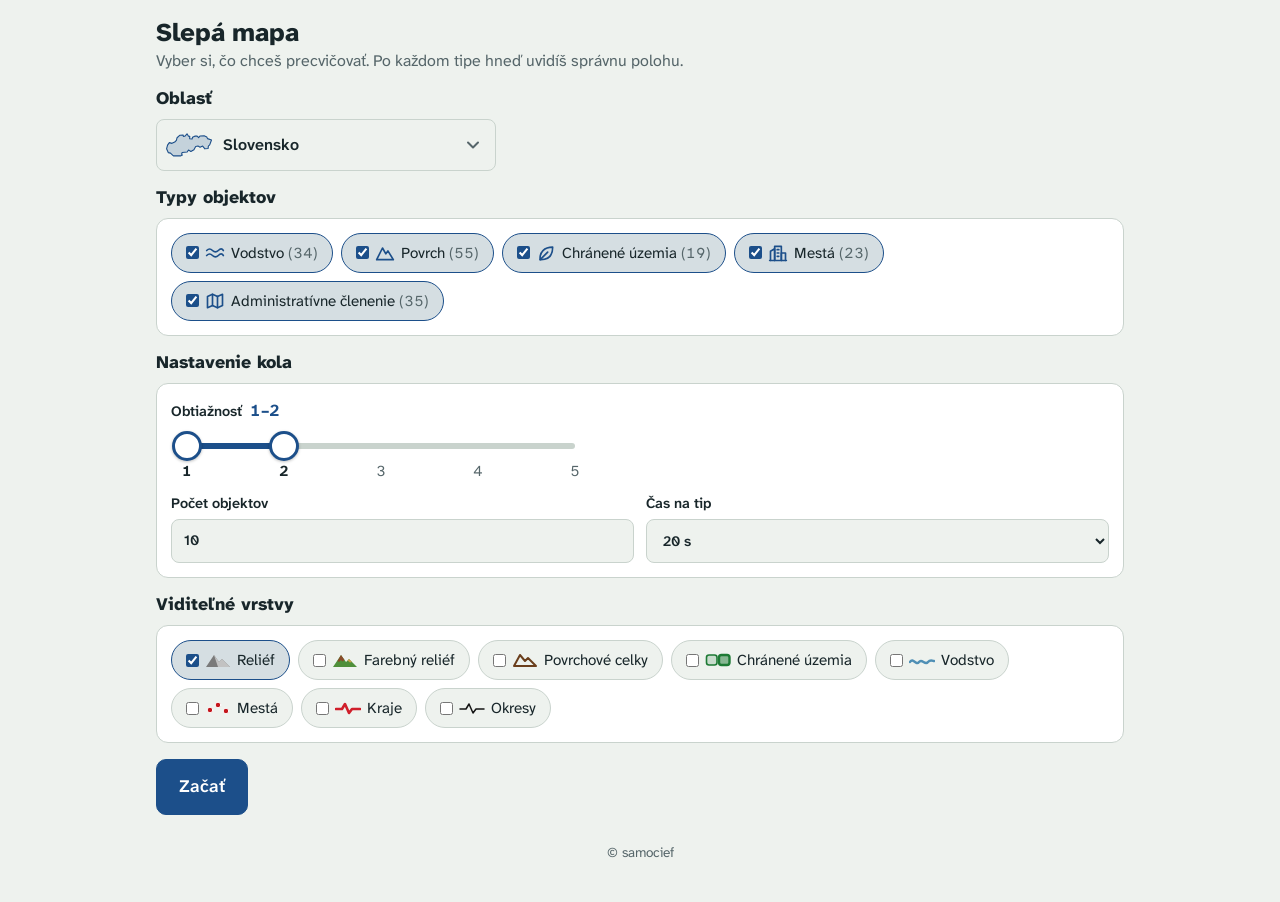
<file: index.html>
<!DOCTYPE html>
<html lang="sk">
<head>
<meta charset="utf-8">
<meta name="viewport" content="width=device-width, initial-scale=1, viewport-fit=cover">
<script>
// Odkaz na test žiaka (?s=<skript učiteľa>&t=<test>) patrí stránke test.html. Precvičovanie má v s len počet sekúnd.
(function () { var q = new URLSearchParams(location.search), s = q.get('s') || ''; if (q.get('t') && s && !/^\d+$/.test(s)) location.replace('test.html' + location.search + location.hash); })();
</script>
<title>Slepá mapa Slovenska – zemepis online · Blind map · Stumme Karte</title>
<meta name="description" content="Slepá mapa online: precvičovanie zemepisu Slovenska – pohoria, rieky, vrchy, mestá, kraje, okresy a chránené územia. Blind map geography quiz. Stumme Karte – Geographie üben.">
<meta name="keywords" content="slepá mapa, slepá mapa Slovenska, zemepis, geografia, precvičovanie, test, pohoria, rieky, vrchy, mestá, kraje, okresy, blind map, geography quiz, map quiz, Slovakia, stumme Karte, Geographie, Landkarte, Slowakei, Erdkunde">
<link rel="canonical" href="https://samocief.github.io/blindmap/">
<meta property="og:type" content="website">
<meta property="og:url" content="https://samocief.github.io/blindmap/">
<meta property="og:title" content="Slepá mapa Slovenska – zemepis online">
<meta property="og:description" content="Precvičovanie zemepisu na slepej mape. Blind map geography quiz. Stumme Karte – Geographie üben.">
<meta property="og:locale" content="sk_SK">
<script type="application/ld+json">
{"@context":"https://schema.org","@type":"WebApplication","name":"Slepá mapa","alternateName":["Slepá mapa Slovenska","Blind map","Stumme Karte"],"url":"https://samocief.github.io/blindmap/","applicationCategory":"EducationalApplication","operatingSystem":"Web","inLanguage":"sk","isAccessibleForFree":true,"description":"Precvičovanie zemepisu Slovenska na slepej mape. Blind map geography quiz. Stumme Karte – Geographie üben.","author":{"@type":"Person","name":"Samuel Čief"}}
</script>
<link rel="preconnect" href="https://fonts.googleapis.com">
<link rel="stylesheet" href="https://fonts.googleapis.com/css2?family=Atkinson+Hyperlegible+Next:wght@400;600;800&display=swap">
<link rel="stylesheet" href="css/app.css?v=2.26">
<link rel="icon" href="data:image/svg+xml,%3Csvg xmlns='http://www.w3.org/2000/svg' viewBox='0 0 32 32'%3E%3Crect width='32' height='32' rx='7' fill='%231c4f8a'/%3E%3Cpath d='M7 22l6-12 5 8 3-4 4 8z' fill='%23f5f7ea'/%3E%3Ccircle cx='21' cy='9' r='3' fill='%23ff74b4'/%3E%3C/svg%3E">
</head>
<body>
<main>
  <div class="wrap" id="c-wrap">
    <section id="c-load" data-screen="c"><p class="muted"><span class="spin"></span><span id="c-load-msg" data-i18n="common.loading">Načítavam…</span></p></section>

    <section id="c-fail" data-screen="c" hidden>
      <h1 data-i18n="c.title"></h1>
      <p id="c-fail-msg" class="alert"></p>
    </section>

    <section id="c-setup" data-screen="c" hidden>
      <div>
        <h1 data-i18n="c.title"></h1>
        <p class="muted" data-i18n="c.intro"></p>
      </div>
      <div class="stack">
        <div class="row"><div class="field head"><span data-i18n="t.regions"></span><select id="c-region"></select></div></div>
        <fieldset><legend data-i18n="t.types"></legend><div class="box"><div id="c-types" class="chips"></div></div></fieldset>
        <fieldset><legend data-i18n="c.round"></legend><div class="box">
          <div class="dslider" id="c-diff"><input type="hidden" id="c-dmin"><input type="hidden" id="c-dmax"></div>
          <div class="row">
            <label for="c-n"><span data-i18n="t.count"></span><input id="c-n" type="number" min="1" max="50" inputmode="numeric"></label>
            <label for="c-time"><span data-i18n="c.time"></span><select id="c-time"></select></label>
          </div>
        </div></fieldset>
        <fieldset><legend data-i18n="t.on_map"></legend><div class="box"><div id="c-base" class="chips"></div></div></fieldset>
        <p id="c-pool" class="small muted" hidden></p>
        <div><button class="primary big" id="c-go" type="button" data-i18n="p.start" disabled></button></div>
      </div>
    </section>

    <section id="c-end" data-screen="c" class="results" hidden>
      <div class="task">
        <div><div class="kind" id="c-end-sub"></div><h1 data-i18n="c.end_title"></h1></div>
        <div class="bigpct" id="c-end-pct"></div>
      </div>
      <div class="row">
        <button class="primary" id="c-again" type="button" data-i18n="c.again"></button>
        <button id="c-wrong" type="button"></button>
        <button id="c-settings" type="button" data-i18n="c.settings"></button>
      </div>
      <div class="mapbox" id="r-mapbox"><svg id="r-map" class="map pan" role="img"></svg></div>
      <div class="legend small muted">
        <span><span class="dot" style="background:var(--tip)"></span><span data-i18n="map.legend_tip"></span></span>
        <span><span class="dot" style="background:var(--ok)"></span><span data-i18n="map.legend_ok"></span></span>
        <span data-i18n="p.tap_item"></span>
      </div>
      <ol class="reslist" id="r-list"></ol>
    </section>

    <footer class="foot2 copy">© samocief</footer>
  </div>

  <section id="c-game" data-screen="c" class="game" hidden>
    <div class="hud">
      <div class="task">
        <div class="name" id="g-name"></div>
        <div class="count"><b id="g-i"></b> / <span id="g-n"></span><br><span id="g-sec"></span></div>
        <button class="mini quit" id="g-quit" type="button" data-i18n-attr="title:c.quit"><svg viewBox="0 0 24 24" aria-hidden="true"><path d="M6 6l12 12M18 6 6 18"/></svg><span data-i18n="c.quit"></span></button>
      </div>
      <div class="bar" id="g-bar"><i></i></div>
    </div>
    <div class="mapbox" id="g-mapbox"><svg id="g-map" class="map" role="img"></svg></div>
    <div class="foot">
      <div class="verdict" id="g-msg"></div>
      <button class="primary big" id="g-btn" type="button" disabled></button>
    </div>
  </section>
</main>

<script src="js/geo.js?v=2.26"></script>
<script src="js/core.js?v=2.26"></script>
<script src="js/data.js?v=2.26"></script>
<script src="js/map.js?v=2.26"></script>
<script src="js/practice.js?v=2.26"></script>
</body>
</html>
</file>
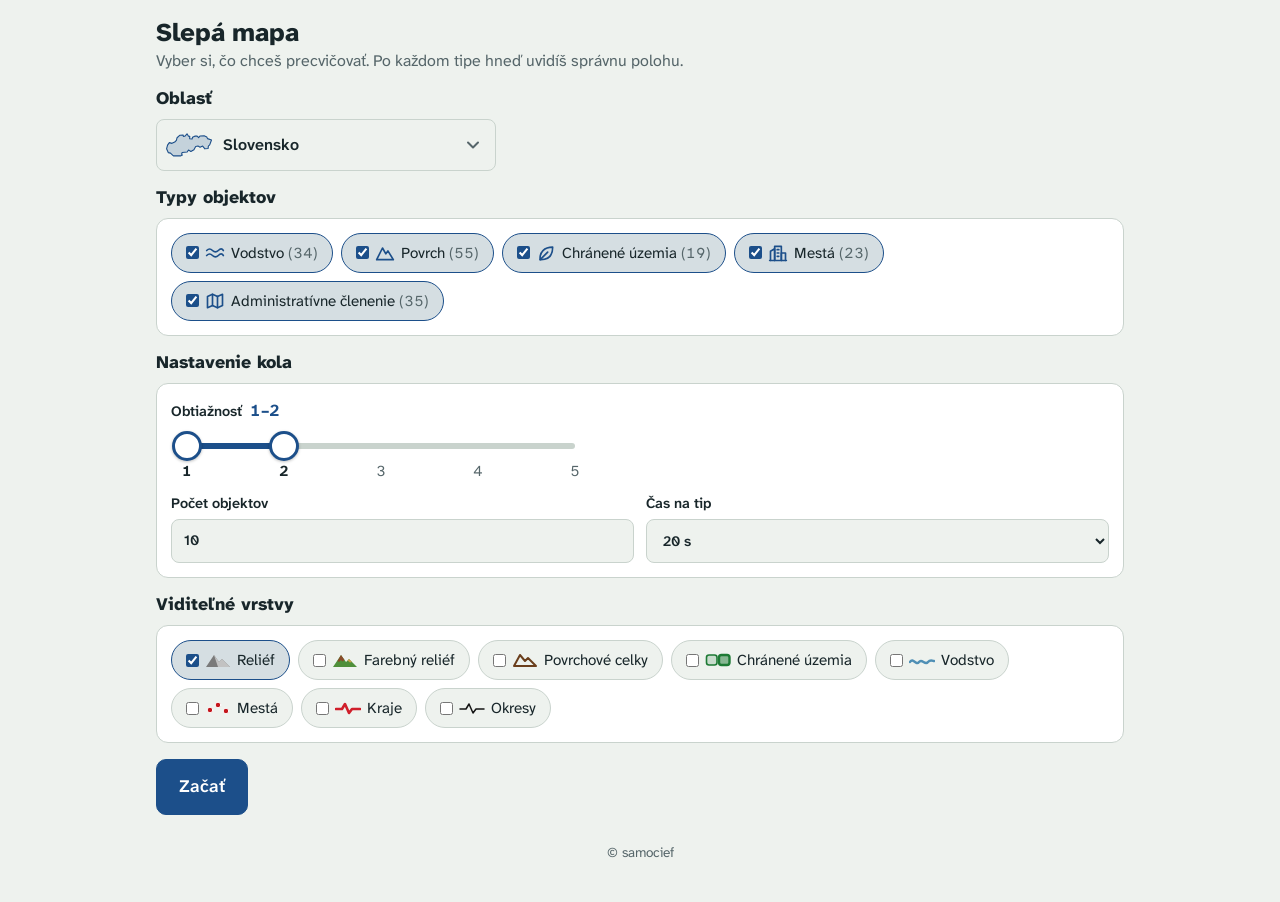
<file: cvicenie.html>
<!DOCTYPE html>
<html lang="sk">
<head>
<meta charset="utf-8">
<title>Slepá mapa</title>
<script>location.replace('./' + location.search + location.hash);</script>
<meta http-equiv="refresh" content="0; url=./">
</head>
<body><p>Precvičovanie je presunuté na <a href="./">úvodnú stránku aplikácie</a>.</p></body>
</html>
</file>
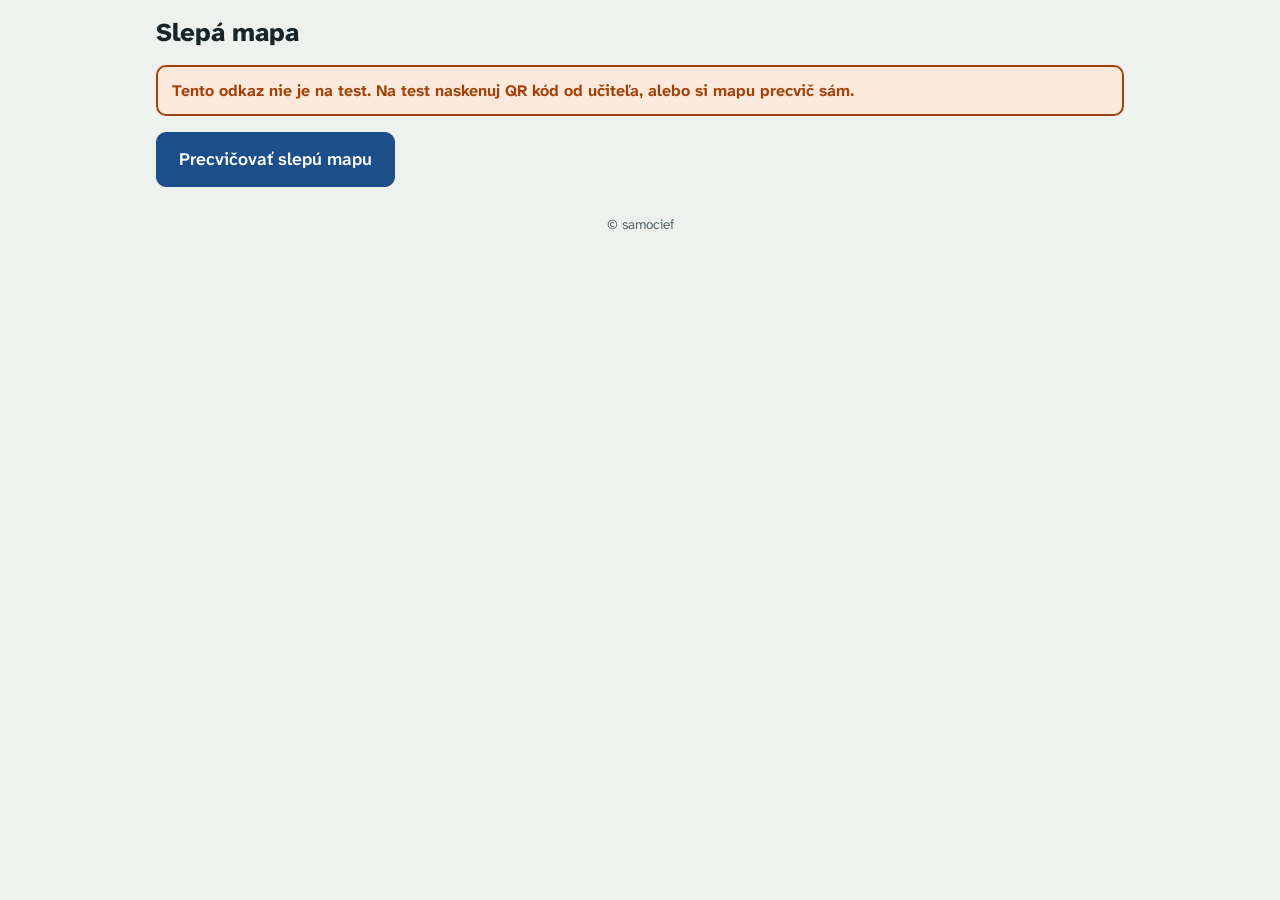
<file: test.html>
<!DOCTYPE html>
<html lang="sk">
<head>
<meta charset="utf-8">
<meta name="viewport" content="width=device-width, initial-scale=1, viewport-fit=cover">
<meta name="robots" content="noindex">
<title>Slepá mapa</title>
<link rel="preconnect" href="https://fonts.googleapis.com">
<link rel="stylesheet" href="https://fonts.googleapis.com/css2?family=Atkinson+Hyperlegible+Next:wght@400;600;800&display=swap">
<link rel="stylesheet" href="css/app.css?v=2.26">
<link rel="icon" href="data:image/svg+xml,%3Csvg xmlns='http://www.w3.org/2000/svg' viewBox='0 0 32 32'%3E%3Crect width='32' height='32' rx='7' fill='%231c4f8a'/%3E%3Cpath d='M7 22l6-12 5 8 3-4 4 8z' fill='%23f5f7ea'/%3E%3Ccircle cx='21' cy='9' r='3' fill='%23ff74b4'/%3E%3C/svg%3E">
</head>
<body>
<main>
  <div class="wrap" id="p-wrap">
    <section id="p-load" data-screen="p"><p class="muted"><span class="spin"></span><span id="p-load-msg" data-i18n="common.loading">Načítavam…</span></p></section>

    <section id="p-fail" data-screen="p" hidden>
      <h1 data-i18n="app.title">Slepá mapa</h1>
      <p id="p-fail-msg" class="alert"></p>
      <p id="p-fail-practice" hidden><a class="button primary big" href="./" data-i18n="p.practice"></a></p>
    </section>

    <section id="p-wait" data-screen="p" hidden>
      <h1 data-i18n="p.wait_title"></h1>
      <p class="muted" id="p-wait-sub"></p>
      <p class="note"><span class="spin"></span><span data-i18n="p.wait_text"></span></p>
    </section>

    <section id="p-pick" data-screen="p" hidden>
      <h1 id="p-pick-title" data-i18n="p.who">Kto si?</h1>
      <p class="muted" id="p-pick-cls"></p>
      <p id="p-pick-err" class="alert" hidden></p>
      <div id="p-names" class="names"></div>
      <form id="p-ext" class="panel" hidden>
        <label for="p-ext-name"><span data-i18n="p.name_label"></span><input id="p-ext-name" maxlength="40" autocomplete="name" autocapitalize="words" data-i18n-attr="placeholder:p.name_ph"></label>
        <div><button class="primary big" type="submit" data-i18n="p.name_go"></button></div>
      </form>
    </section>

    <section id="p-confirm" data-screen="p" hidden>
      <h1 id="p-confirm-name"></h1>
      <div class="panel">
        <p data-i18n="p.confirm_text"></p>
        <div class="row">
          <button class="primary big" id="p-confirm-go" type="button" data-i18n="p.confirm_yes"></button>
          <button id="p-confirm-back" type="button" data-i18n="p.confirm_back"></button>
        </div>
      </div>
    </section>

    <section id="p-intro" data-screen="p" hidden>
      <div>
        <h1 id="p-intro-hello"></h1>
        <p class="muted" id="p-intro-group" hidden></p>
      </div>
      <div class="panel">
        <p id="p-intro-n"></p>
        <ul class="rules">
          <li data-i18n="p.rule_free"></li>
          <li data-i18n="p.rule_pin"></li>
          <li data-i18n="p.rule_flag"></li>
          <li data-i18n="p.rule_meters"></li>
          <li data-i18n="p.rule_zoom"></li>
          <li data-i18n="p.rule_score"></li>
          <li id="p-intro-landscape" data-i18n="p.rule_landscape" hidden></li>
          <li id="p-intro-wake"></li>
        </ul>
        <p class="alert" id="p-intro-leave"></p>
        <p class="alert" id="p-intro-err" hidden></p>
        <div><button class="primary big" id="p-intro-go" type="button" disabled></button></div>
      </div>
    </section>

    <section id="p-lock" data-screen="p" hidden>
      <h1 data-i18n="p.lock_title"></h1>
      <div class="panel">
        <p class="alert" data-i18n="p.lock_msg"></p>
        <p class="lockbox"><span id="p-lock-time"></span></p>
        <p class="muted"><span class="spin"></span><span data-i18n="p.lock_wait"></span></p>
      </div>
    </section>

    <section id="p-left" data-screen="p" hidden>
      <h1 data-i18n="p.left_title"></h1>
      <div class="panel">
        <p class="alert" id="p-left-msg"></p>
        <div><button class="primary big" id="p-left-go" type="button" data-i18n="p.left_go"></button></div>
      </div>
    </section>

    <section id="p-submit" data-screen="p" hidden>
      <h1 data-i18n="p.submit_title"></h1>
      <div class="panel">
        <p><b id="s-sum"></b> <span class="muted" data-i18n="p.submit_time"></span> <b id="s-time"></b></p>
        <div id="s-miss-row" class="stack tight"><span data-i18n="p.submit_miss"></span><div class="qnav multi" id="s-miss"></div></div>
        <div id="s-marked-row" class="stack tight"><span data-i18n="p.submit_marked"></span><div class="qnav multi" id="s-marked"></div></div>
        <p class="small muted" data-i18n="p.submit_note"></p>
        <div class="row">
          <button class="primary big" id="s-go" type="button" data-i18n="p.submit"></button>
          <button id="s-back" type="button" data-i18n="p.submit_back"></button>
        </div>
      </div>
    </section>

    <section id="p-end" data-screen="p" hidden>
      <h1 id="p-end-title"></h1>
      <p id="p-end-ended" class="alert" hidden data-i18n="p.ended"></p>
      <p id="p-end-time" class="note" hidden data-i18n="p.time_up"></p>
      <div class="panel">
        <p id="p-end-n"></p>
        <p id="p-end-status" class="muted"></p>
        <div><button id="p-end-retry" type="button" hidden data-i18n="p.retry"></button></div>
      </div>
      <p class="note" id="p-end-wait" hidden><span class="spin"></span><span data-i18n="p.wait_results"></span></p>
    </section>

    <section id="p-results" data-screen="p" class="results" hidden>
      <div class="task">
        <div><div class="kind" id="r-sub"></div><h1 id="r-title"></h1></div>
        <div class="bigpct" id="r-pct"></div>
      </div>
      <p class="small muted" id="r-penalty" hidden></p>
      <div class="mapbox" id="r-mapbox"><svg id="r-map" class="map pan" role="img"></svg></div>
      <div class="legend small muted">
        <span><span class="dot" style="background:var(--tip)"></span><span data-i18n="map.legend_tip"></span></span>
        <span><span class="dot" style="background:var(--ok)"></span><span data-i18n="map.legend_ok"></span></span>
        <span data-i18n="p.tap_item"></span>
      </div>
      <ol class="reslist" id="r-list"></ol>
      <div class="row"><button id="r-img" type="button" data-i18n="p.download_img"></button><p id="r-img-status" class="small muted" hidden></p></div>
    </section>

    <footer class="foot2 copy">© samocief</footer>
  </div>

  <section id="p-game" data-screen="p" class="game exam" hidden>
    <div class="hud">
      <div class="task">
        <div class="name" id="g-name"></div>
        <div class="count"><b id="g-i"></b> / <span id="g-n"></span></div>
        <button class="mini quit" id="g-submit" type="button" data-i18n-attr="title:p.submit"><svg viewBox="0 0 24 24" aria-hidden="true"><path d="M5 12.5l4.5 4.5L19 7.5"/></svg><span data-i18n="p.submit_short"></span></button>
      </div>
      <div class="meters">
        <div class="meter" id="m-time" data-i18n-attr="title:p.meter_time"><svg viewBox="0 0 24 24" aria-hidden="true"><circle cx="12" cy="13.5" r="7.5"/><path d="M12 13.5V9.5M10 3h4M12 3v2.5M18.5 6.5l1.5-1.5"/></svg><b id="m-time-v"></b><div class="bar"><i></i></div></div>
        <div class="meter" id="m-tips" data-i18n-attr="title:p.meter_tips"><svg viewBox="0 0 24 24" aria-hidden="true"><rect x="3.5" y="3.5" width="17" height="17" rx="3"/><path d="M8 12.3l2.8 2.8L16.3 9"/></svg><b id="m-tips-v"></b><div class="bar"><i></i></div></div>
      </div>
      <nav class="qnav" id="g-nav" data-i18n-attr="aria-label:p.nav"></nav>
    </div>
    <div class="mapbox" id="g-mapbox"><svg id="g-map" class="map" role="img"></svg></div>
    <div class="foot">
      <div class="verdict" id="g-msg"></div>
      <button class="icon flag" id="g-flag" type="button" aria-pressed="false" data-i18n-attr="title:p.flag; aria-label:p.flag"><svg viewBox="0 0 24 24" aria-hidden="true"><path d="M6 21V4"/><path d="M6 4h11l-2.5 4L17 12H6"/></svg></button>
      <button class="icon" id="g-prev" type="button" data-i18n-attr="title:p.prev; aria-label:p.prev"><svg viewBox="0 0 24 24" aria-hidden="true"><path d="M15 5l-7 7 7 7"/></svg></button>
      <button class="primary big" id="g-btn" type="button"></button>
    </div>
  </section>
</main>
<div id="p-toast" class="toast" role="status" aria-live="polite" hidden></div>
<div id="p-blur" class="cover" hidden><p class="alert" data-i18n="p.blur"></p></div>
<div id="p-small" class="cover" style="cursor:default" hidden><p class="alert" data-i18n="p.small"></p></div>

<script src="js/geo.js?v=2.26"></script>
<script src="js/core.js?v=2.26"></script>
<script src="js/data.js?v=2.26"></script>
<script src="js/map.js?v=2.26"></script>
<script src="js/pupil.js?v=2.26"></script>
</body>
</html>
</file>
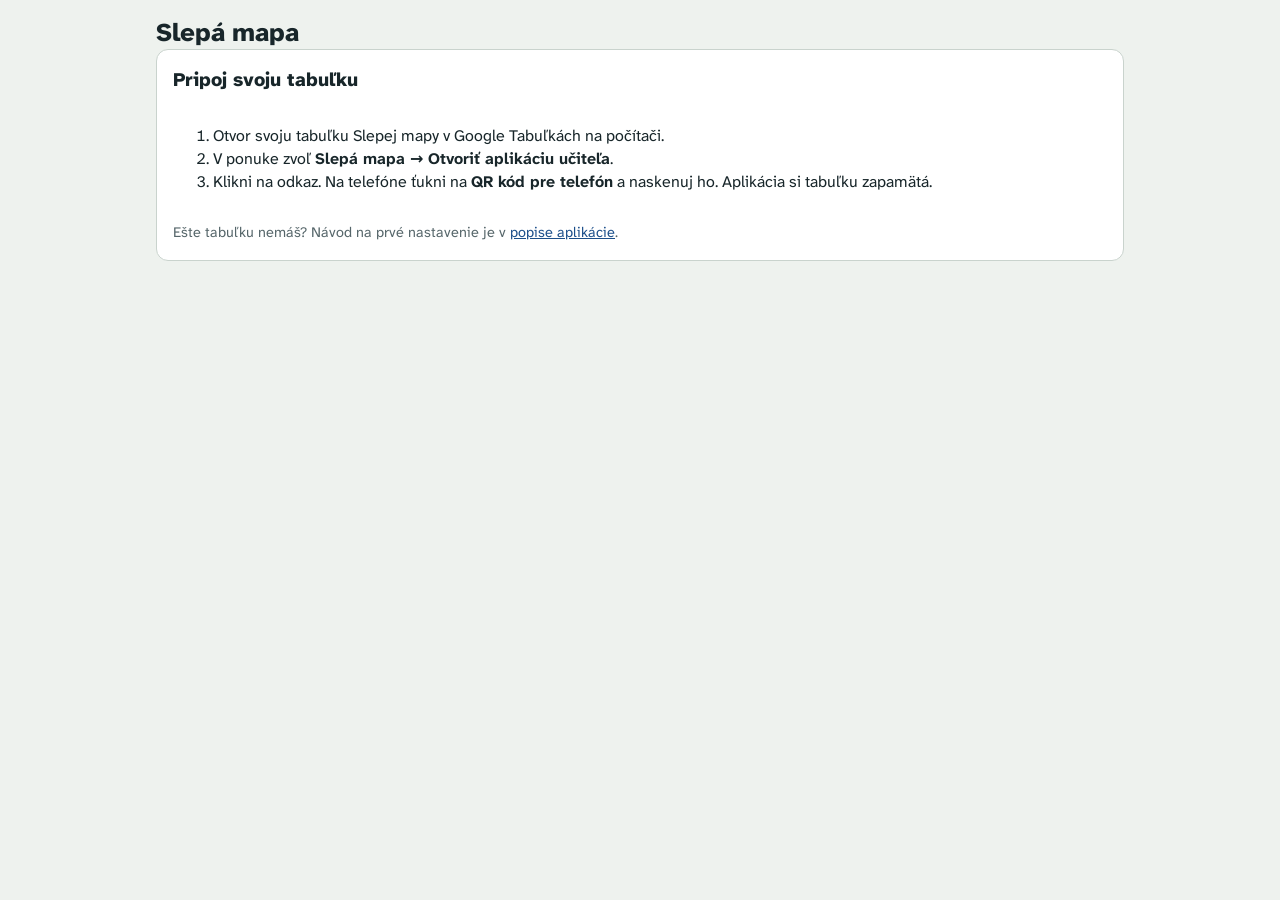
<file: ucitel.html>
<!DOCTYPE html>
<html lang="sk">
<head>
<meta charset="utf-8">
<meta name="viewport" content="width=device-width, initial-scale=1, viewport-fit=cover">
<meta name="robots" content="noindex">
<meta name="referrer" content="no-referrer">
<title>Slepá mapa · učiteľ</title>
<link rel="preconnect" href="https://fonts.googleapis.com">
<link rel="stylesheet" href="https://fonts.googleapis.com/css2?family=Atkinson+Hyperlegible+Next:wght@400;600;800&display=swap">
<link rel="stylesheet" href="css/app.css?v=2.26">
<link rel="icon" href="data:image/svg+xml,%3Csvg xmlns='http://www.w3.org/2000/svg' viewBox='0 0 32 32'%3E%3Crect width='32' height='32' rx='7' fill='%231c4f8a'/%3E%3Cpath d='M7 22l6-12 5 8 3-4 4 8z' fill='%23f5f7ea'/%3E%3Ccircle cx='21' cy='9' r='3' fill='%23ff74b4'/%3E%3C/svg%3E">
</head>
<body>
<div class="wrap">
  <header class="top">
    <h1 data-i18n="app.title">Slepá mapa</h1>
    <a id="t-sheet" class="small" target="_blank" rel="noopener" hidden data-i18n="t.open_sheet"></a>
  </header>

  <section id="t-load" data-screen="t"><p class="muted"><span class="spin"></span><span data-i18n="common.loading">Načítavam…</span></p></section>

  <section id="t-connect" data-screen="t" hidden>
    <div class="panel">
      <h2 data-i18n="t.connect_title"></h2>
      <p id="t-connect-err" class="alert" hidden></p>
      <ol class="rules" style="list-style:decimal">
        <li data-i18n-html="t.connect_1"></li>
        <li data-i18n-html="t.connect_2"></li>
        <li data-i18n-html="t.connect_3"></li>
      </ol>
      <p class="small muted" data-i18n-html="t.connect_help"></p>
    </div>
  </section>

  <section id="t-app" data-screen="t" hidden>
    <nav class="tabs" role="tablist" id="t-nav">
      <button type="button" id="tab-new" data-i18n="t.tab_new"></button>
      <button type="button" id="tab-tests" data-i18n="t.tab_tests"></button>
    </nav>
    <p id="t-status" class="small" hidden></p>

    <!-- nový test -->
    <div id="v-new" class="stack" hidden>
      <div class="panel">
        <h2 data-i18n="t.step1"></h2>
        <div class="row">
          <label for="f-cls"><span data-i18n="t.class"></span><select id="f-cls" required></select></label>
          <label for="f-title"><span data-i18n="t.title"></span><input id="f-title" maxlength="40" autocomplete="off" autocapitalize="off" spellcheck="false" required data-i18n-attr="placeholder:t.title_ph"><span id="f-title-msg" class="small bad" style="font-weight:400" hidden></span></label>
        </div>
        <div id="f-groups" class="stack tight" hidden></div>
        <div class="row"><div class="field"><span data-i18n="t.regions"></span><select id="f-region"></select></div></div>
        <fieldset><legend data-i18n="t.types"></legend><div class="box"><div id="f-types" class="chips"></div><p id="f-types-msg" class="small muted" hidden></p></div></fieldset>
        <fieldset><legend data-i18n="t.test_setup"></legend><div class="box">
          <div class="dslider" id="f-diff"><input type="hidden" id="f-dmin"><input type="hidden" id="f-dmax"></div>
          <div class="row">
            <label for="f-n"><span data-i18n="t.count"></span><input id="f-n" type="number" min="1" max="40" inputmode="numeric"></label>
            <label for="f-time"><span data-i18n="t.time"></span><input id="f-time" type="number" min="1" max="240" inputmode="numeric"></label>
          </div>
        </div></fieldset>
      </div>

      <div class="panel">
        <div class="row" style="justify-content:space-between;align-items:center">
          <h2 data-i18n="t.step2"></h2>
          <div class="seg" role="group"><button type="button" id="m-auto" data-i18n="t.mode_auto"></button><button type="button" id="m-manual" data-i18n="t.mode_manual"></button></div>
        </div>
        <p id="pool-info" class="small muted"></p>
        <div class="row" style="align-items:center"><button type="button" id="list-toggle" aria-controls="list-box"></button><p id="list-hidden" class="small muted" data-i18n="t.list_hidden"></p></div>
        <div id="list-box" class="stack tight" hidden>
          <ol id="slots" class="slots"></ol>
          <div class="row"><button type="button" id="refill" data-i18n="t.refill"></button><button type="button" id="clear-all" data-i18n="t.clear_all"></button></div>
          <div class="mapbox fixed" id="prev-box"><svg id="prev-map" class="map pan" role="img"></svg><div class="mapmsg" id="prev-msg"></div></div>
          <div class="legend small muted prevlegend" id="prev-legend" hidden><span><span class="dot a"></span><span data-i18n="t.legend_a"></span></span><span><span class="dot b"></span><span data-i18n="t.legend_b"></span></span></div>
        </div>
      </div>

      <div class="panel">
        <h2 data-i18n="t.step3"></h2>
        <fieldset><legend data-i18n="t.on_map"></legend><div class="box"><div id="f-base" class="chips"></div></div></fieldset>
        <div class="row">
          <label for="f-full"><span data-i18n="t.full_pct"></span><input id="f-full" inputmode="decimal"></label>
          <label for="f-zero"><span data-i18n="t.zero_pct"></span><input id="f-zero" inputmode="decimal"></label>
        </div>
        <p id="f-km" class="small muted"></p>
      </div>

      <div class="stack tight">
        <div class="row"><button class="primary big" id="start" type="button" data-i18n="t.start"></button><button class="big" id="prepare" type="button" data-i18n="t.prepare"></button><button class="big" id="practice" type="button" data-i18n="t.practice_link"></button></div>
        <p id="start-msg" class="small" hidden></p>
        <p class="small muted" id="start-hint" data-i18n="t.start_hint"></p>
      </div>
    </div>

    <!-- spustený test -->
    <div id="v-started" class="stack" hidden>
      <div class="panel" style="align-items:center;text-align:center">
        <h2 id="started-title"></h2>
        <p id="started-text"></p>
        <div class="qr" id="started-qr" style="width:min(320px,80vw)"></div>
        <p class="small"><a id="started-link" target="_blank" rel="noopener"></a></p>
        <div class="row" style="justify-content:center">
          <button type="button" class="primary" id="started-go" data-i18n="t.start_test" hidden></button>
          <button type="button" id="started-full" data-i18n="t.qr_full"></button>
          <button type="button" id="started-dozor" data-i18n="t.dozor"></button>
          <button type="button" id="started-open" data-i18n="t.open_overview"></button>
          <button type="button" id="started-new" data-i18n="t.new_again"></button>
        </div>
      </div>
    </div>

    <!-- zoznam testov -->
    <div id="v-tests" class="stack" hidden><p id="tests-msg" class="small" hidden></p><p class="small muted" data-i18n="t.arch_hint"></p><div id="tests-list"></div></div>

    <!-- jeden test -->
    <div id="v-test" class="stack" hidden>
      <div id="dz-help" class="panel" hidden>
        <h2 data-i18n="t.dz_title"></h2>
        <ol class="rules" style="list-style:decimal">
          <li data-i18n-html="t.dz_1"></li><li data-i18n-html="t.dz_2"></li><li data-i18n-html="t.dz_3"></li><li data-i18n-html="t.dz_4"></li><li data-i18n-html="t.dz_5"></li>
        </ol>
      </div>
      <p id="test-msg" class="small" hidden></p>
      <div id="test-body" class="stack" hidden>
        <div class="panel">
          <div class="testhead">
            <div class="stack tight" style="flex:1 1 260px">
              <div class="titlerow"><h2><span id="test-title"></span> <span id="test-state" class="badge"></span></h2><button type="button" class="kebab" id="test-menu" aria-haspopup="menu" aria-expanded="false" data-i18n-attr="title:t.menu; aria-label:t.menu" hidden>⋯</button></div>
              <p id="test-meta" class="small muted"></p>
              <p id="test-note" class="notetxt" hidden></p>
              <div class="row">
                <button type="button" id="test-toggle"></button>
                <button type="button" id="test-qr-btn" data-i18n="t.qr_full"></button>
                <button type="button" id="test-dozor-btn" data-i18n="t.dozor"></button>
              </div>
              <p class="small muted" id="test-toggle-hint"></p>
              <label class="chip" for="show-res" style="align-self:flex-start"><input type="checkbox" id="show-res"> <span data-i18n="t.show_results"></span></label>
            </div>
            <div class="qr" id="test-qr"></div>
          </div>
        </div>
        <nav class="tabs" role="tablist" id="sub-tabs">
          <button type="button" id="sub-over-b" data-i18n="t.sub_over"></button>
          <button type="button" id="sub-class-b" data-i18n="t.sub_class"></button>
          <button type="button" id="sub-score-b" data-i18n="t.sub_score"></button>
        </nav>

        <div id="sub-over" class="stack" hidden>
          <div class="avgbox">
            <div><span class="small muted" id="avg-label"></span><div class="bigpct" id="avg-pct"></div></div>
            <p class="small muted" id="avg-note"></p>
          </div>
          <div class="row" style="align-items:center"><p id="over-sum" class="small muted" style="flex:1 1 220px;margin:0"></p><button type="button" class="mini" id="over-add" hidden></button></div>
          <p id="over-lock" class="alert" hidden></p>
          <div id="over-table" class="tablebox"></div>
          <div class="row"><button type="button" id="over-copy" data-i18n="t.copy_results"></button><p id="over-msg" class="small" hidden></p></div>
        </div>

        <div id="sub-class" class="stack" hidden>
          <div id="class-gate" class="panel" hidden>
            <p data-i18n="t.class_wait"></p>
            <div><button type="button" id="class-force" data-i18n="t.class_force"></button></div>
          </div>
          <div id="class-body" class="stack">
          <div class="objnav">
            <button type="button" class="icon" id="class-prev" data-i18n-attr="aria-label:t.prev_obj">←</button>
            <label for="class-obj"><span data-i18n="t.object"></span><select id="class-obj"></select></label>
            <button type="button" class="icon" id="class-next" data-i18n-attr="aria-label:t.next_obj">→</button>
          </div>
          <p id="class-kind" class="small muted"></p>
          <div id="class-void" class="row voidrow" hidden></div>
          <p id="class-vmsg" class="small" hidden></p>
          <div class="mapbox fixed" id="class-box"><svg id="class-map" class="map pan" role="img"></svg></div>
          <div class="legend small muted">
            <span><span class="dot" style="background:var(--tip)"></span><span data-i18n="t.legend_tips"></span></span>
            <span><span class="dot" style="background:var(--ok)"></span><span data-i18n="map.legend_ok"></span></span>
            <label class="chip" for="class-names"><input type="checkbox" id="class-names"> <span data-i18n="t.show_names"></span></label>
          </div>
          <div id="class-stats" class="score"></div>
          <div id="class-rank" class="tablebox"></div>
          <div class="row"><button type="button" id="class-copy" data-i18n="t.copy_stats"></button><p id="class-msg" class="small" hidden></p></div>
          </div>
        </div>

        <div id="sub-score" class="stack" hidden>
          <div class="panel">
            <h3 data-i18n="t.score_title"></h3>
            <div class="row">
              <label for="sc-full"><span data-i18n="t.full_km"></span><input id="sc-full" inputmode="decimal"></label>
              <label for="sc-zero"><span data-i18n="t.zero_km"></span><input id="sc-zero" inputmode="decimal"></label>
            </div>
            <p id="sc-info" class="small muted"></p>
            <div class="row">
              <button type="button" class="primary" id="sc-save" data-i18n="t.save_scoring"></button>
              <button type="button" id="sc-export" data-i18n="t.export_all"></button>
            </div>
            <p id="sc-msg" class="small" hidden></p>
          </div>
          <div id="sc-table" class="tablebox"></div>
          <div id="sc-image" class="panel" hidden>
            <div class="row"><button type="button" id="sc-img-dl" data-i18n="t.download"></button><button type="button" id="sc-img-save" data-i18n="t.save_drive"></button><p id="sc-img-msg" class="small" hidden></p></div>
            <img class="sheet" id="sc-img" alt="" hidden>
          </div>
        </div>
      </div>
    </div>
  </section>

  <footer class="foot2" id="t-foot" hidden><span id="t-conn"></span><span id="t-ver"></span><button type="button" class="linkbtn" id="t-disconnect" data-i18n="t.disconnect"></button></footer>
</div>

<div id="qr-cover" class="cover" hidden>
  <div class="qrbig" id="qr-box"><b id="qr-title"></b><p id="qr-warn" class="bad" hidden></p><div class="qr" id="qr-big"></div><span id="qr-link" class="small"></span>
    <div class="row" style="justify-content:center"><button type="button" id="qr-print" class="primary" data-i18n="t.print_dozor" hidden></button><button type="button" id="qr-close" data-i18n="common.close"></button></div></div>
</div>
<div id="dlg" class="cover dlgcover" hidden>
  <div class="dlg" role="dialog" aria-modal="true" aria-labelledby="dlg-title"><h2 id="dlg-title"></h2><div id="dlg-body" class="stack tight"></div><p id="dlg-msg" class="small" hidden></p><div id="dlg-btns" class="row dlgbtns"></div></div>
</div>
<div id="menu" class="menu" role="menu" hidden></div>
<div id="print-sheet"></div>

<script src="js/qrcode.js?v=2.26"></script>
<script src="js/geo.js?v=2.26"></script>
<script src="js/core.js?v=2.26"></script>
<script src="js/data.js?v=2.26"></script>
<script src="js/map.js?v=2.26"></script>
<script src="js/teacher.js?v=2.26"></script>
</body>
</html>
</file>
<file: css/app.css>
/* Slepá mapa: vzhľad stránky žiaka aj učiteľa. Najprv mobil na výšku, väčšie obrazovky dostanú viac miesta. */
:root{
  --bg:#eef2ee; --panel:#ffffff; --ink:#18262a; --muted:#56666a; --line:#c9d3cd;
  --map-bg:#dbe4e5; --land:#f5f7ea; --land-o:#e6ebe2; --border:#3f5148; --nb:#8a9a93; --adm:#8f9c95; --water:#4f8fb5; --city:#c4161c; --custom:#8b5a2b;
  --kraj:#d01f2b; --okres:#141414; --celky:#6b3f1d; --park:#1d7a35;
  --tip:#b3206b; --ok:#0d7a5f; --accent:#1c4f8a; --on-accent:#ffffff; --warn:#a2420b; --warn-bg:#fbe9dc; --ok-bg:#e1f2ec;
  --font:"Atkinson Hyperlegible Next",system-ui,"Segoe UI",Roboto,sans-serif;
  color-scheme:light;
}
@media (prefers-color-scheme: dark){ :root{
  --bg:#121a1c; --panel:#1a2528; --ink:#e6eeec; --muted:#9db0ae; --line:#2f3f42;
  --map-bg:#0e1618; --land:#27362f; --land-o:#1b2725; --border:#a9c0b3; --nb:#5f7376; --adm:#6d8285; --water:#5aa3cf; --city:#ff6b6b; --custom:#d39a5c;
  --kraj:#ff5c63; --okres:#e6eeec; --celky:#c99263; --park:#4cc46a;
  --tip:#ff74b4; --ok:#45d3a9; --accent:#74aef2; --on-accent:#0c1a2a; --warn:#f0a36b; --warn-bg:#3a2516; --ok-bg:#12302a; color-scheme:dark } }
*{box-sizing:border-box}
[hidden]{display:none!important}
html,body{margin:0}
body{background:var(--bg);color:var(--ink);font-family:var(--font);font-size:16px;line-height:1.45;-webkit-text-size-adjust:100%}
.wrap{max-width:1000px;margin:0 auto;padding:18px 16px 40px}
section,.stack{display:flex;flex-direction:column;gap:16px}
.stack.tight{gap:10px}
h1{font-size:1.6rem;font-weight:800;margin:0;letter-spacing:-.01em;line-height:1.2}
h2{font-size:1.2rem;font-weight:800;margin:0}
h3{font-size:1rem;font-weight:800;margin:0}
p{margin:0}
.muted{color:var(--muted)} .small{font-size:.9rem}
.ok{color:var(--ok);font-weight:600} .bad{color:var(--warn);font-weight:600}
.alert{background:var(--warn-bg);color:var(--warn);font-weight:700;border:2px solid var(--warn);border-radius:10px;padding:12px 14px}
.note{background:var(--ok-bg);border-radius:10px;padding:12px 14px}
.panel{background:var(--panel);border:1px solid var(--line);border-radius:12px;padding:16px;display:flex;flex-direction:column;gap:14px}
.row{display:flex;flex-wrap:wrap;gap:12px;align-items:flex-end}
.row > *{min-width:0}
label,.field{display:flex;flex-direction:column;gap:4px;font-weight:600;font-size:.9rem;flex:1 1 140px}
label.inline{flex-direction:row;align-items:center;gap:8px;flex:0 1 auto}
input,select{font:inherit;color:var(--ink);background:var(--bg);border:1px solid var(--line);border-radius:8px;padding:10px 12px;width:100%;min-height:44px}
input[type=checkbox],input[type=radio]{width:auto;min-height:0;padding:0;margin:0;accent-color:var(--accent)}
/* skupina formulára: väčší nadpis nad jemným rámikom (.box) */
fieldset{border:0;padding:0;margin:0;min-width:0}
legend,.head > span:first-child{font-weight:800;font-size:1.1rem;line-height:1.3}
legend{padding:0;margin:0 0 8px}
.head{gap:8px}
.box{border:1px solid var(--line);border-radius:12px;background:var(--panel);padding:14px;display:flex;flex-direction:column;gap:12px;min-width:0}
.chips{display:flex;flex-wrap:wrap;gap:8px}
.chip{flex:0 1 auto;max-width:100%;flex-direction:row;align-items:center;gap:6px;font-weight:400;font-size:.95rem;border:1px solid var(--line);border-radius:999px;padding:8px 14px;background:var(--bg);cursor:pointer;min-height:40px}
.chip:has(input:checked){border-color:var(--accent);background:color-mix(in srgb,var(--accent) 12%,var(--bg))}
.chip:has(input:disabled){opacity:.45;cursor:not-allowed;border-style:dashed}
.chip .ico{display:inline-flex;width:20px;height:20px;flex:0 0 auto;color:var(--muted)}
.chip:has(input:checked) .ico{color:var(--accent)}
.chip .sw{display:inline-flex;width:26px;height:16px;flex:0 0 auto}
.chip .ico svg,.chip .sw svg{width:100%;height:100%;display:block}
.chip .cnt{color:var(--muted);font-variant-numeric:tabular-nums;margin-left:-2px}
.chip.zero{color:var(--muted)}
.row > label:only-child,.row > .field:only-child{flex:0 1 340px}
/* výber oblasti: vlastný rozbaľovací zoznam s miniatúrou obrysu */
.rsel{position:relative;font-size:1rem}
.rsel-btn{display:flex;align-items:center;gap:10px;width:100%;text-align:left;background:var(--bg);border:1px solid var(--line);border-radius:8px;padding:5px 12px 5px 8px;min-height:52px;font-weight:600}
.rsel-btn .nm,.rsel-list .nm{flex:1;min-width:0}
.rsel-btn .chev{width:20px;height:20px;flex:0 0 auto;color:var(--muted);transition:transform .15s}
.rsel-btn[aria-expanded="true"] .chev{transform:rotate(180deg)}
.rthumb{width:48px;height:36px;flex:0 0 auto;color:var(--accent)}
.rthumb path{fill:currentColor;fill-opacity:.2;stroke:currentColor;stroke-width:1.1px;stroke-linejoin:round;vector-effect:non-scaling-stroke}
.rsel-list{position:absolute;z-index:30;left:0;right:0;top:calc(100% + 4px);margin:0;padding:4px;list-style:none;background:var(--panel);border:1px solid var(--line);border-radius:10px;box-shadow:0 8px 24px rgba(0,0,0,.2);max-height:min(60vh,430px);overflow:auto}
.rsel-list li{display:flex;align-items:center;gap:10px;padding:6px 10px 6px 6px;border-radius:8px;cursor:pointer;min-height:50px;font-weight:400}
.rsel-list li .rthumb{color:var(--muted)}
.rsel-list li:hover,.rsel-list li:focus{background:color-mix(in srgb,var(--accent) 9%,var(--panel));outline:none}
.rsel-list li:focus-visible{box-shadow:inset 0 0 0 2px var(--accent)}
.rsel-list li[aria-selected="true"]{color:var(--accent);font-weight:600}
.rsel-list li[aria-selected="true"] .rthumb{color:var(--accent)}
.rsel-list .ok{width:20px;height:20px;flex:0 0 auto;visibility:hidden}
.rsel-list li[aria-selected="true"] .ok{visibility:visible}
/* posuvník obtiažnosti od–do */
.dslider{display:flex;flex-direction:column;gap:2px;max-width:420px}
.ds-head{display:flex;align-items:baseline;gap:8px;font-weight:600;font-size:.9rem}
.ds-val{font-size:1.05rem;color:var(--accent);font-variant-numeric:tabular-nums}
.ds-body{position:relative;height:58px;margin:0 16px;cursor:pointer;touch-action:pan-y;-webkit-user-select:none;user-select:none;-webkit-tap-highlight-color:transparent}
.ds-track{position:absolute;left:0;right:0;top:19px;height:6px;border-radius:3px;background:var(--line)}
.ds-fill{position:absolute;top:0;bottom:0;border-radius:3px;background:var(--accent)}
.ds-thumb{position:absolute;top:22px;width:30px;height:30px;margin:-15px 0 0 -15px;border-radius:50%;background:var(--panel);border:3px solid var(--accent);box-shadow:0 1px 3px rgba(0,0,0,.25);z-index:2;transition:transform .12s}
.ds-thumb::before{content:"";position:absolute;inset:-9px;border-radius:50%}
.ds-thumb:focus{outline:none}
.ds-thumb:focus-visible{outline:3px solid var(--accent);outline-offset:3px}
.ds-thumb.act{transform:scale(1.15);z-index:4}
.ds-ticks span{position:absolute;top:36px;transform:translateX(-50%);min-width:24px;text-align:center;font-size:.95rem;color:var(--muted);font-variant-numeric:tabular-nums}
.ds-ticks span.on{color:var(--ink);font-weight:700}
.invalid{border-color:var(--warn)!important;box-shadow:0 0 0 2px var(--warn)}
button{font:inherit;font-weight:600;border-radius:10px;border:1px solid var(--line);background:var(--panel);color:var(--ink);padding:10px 16px;cursor:pointer;min-height:44px;touch-action:manipulation}
button.primary{background:var(--accent);border-color:var(--accent);color:var(--on-accent)}
a.button{display:inline-flex;align-items:center;justify-content:center;font-weight:600;border-radius:10px;border:1px solid var(--line);background:var(--panel);color:var(--ink);padding:10px 16px;min-height:44px;text-decoration:none}
a.button.primary{background:var(--accent);border-color:var(--accent);color:var(--on-accent)}
a.button.big{font-size:1.1rem;padding:14px 22px;min-height:54px}
button.big{font-size:1.1rem;padding:14px 22px;min-height:54px}
button.mini{padding:4px 10px;font-size:.85rem;min-height:34px}
button.icon{width:44px;padding:0;font-size:1.15rem}
button:disabled{opacity:.45;cursor:not-allowed}
button:focus-visible,input:focus-visible,select:focus-visible,a:focus-visible{outline:3px solid var(--accent);outline-offset:2px}
a{color:var(--accent);overflow-wrap:anywhere}
.linkbtn{border:0;background:none;padding:0;min-height:0;color:var(--accent);text-decoration:underline;font-weight:400;text-align:left}
ul.rules{margin:0;padding-left:1.2em;display:flex;flex-direction:column;gap:6px}
.seg{display:inline-flex;border:1px solid var(--line);border-radius:10px;overflow:hidden;align-self:flex-start}
.seg button{border:0;border-radius:0;background:var(--bg);color:var(--muted)}
.seg button.on{background:var(--accent);color:var(--on-accent)}
.spin{display:inline-block;width:1em;height:1em;border:3px solid var(--line);border-top-color:var(--accent);border-radius:50%;animation:spin .8s linear infinite;vertical-align:-.15em;margin-right:.5em}
@keyframes spin{to{transform:rotate(360deg)}}

/* mapa */
.mapbox{position:relative;border:1px solid var(--line);border-radius:12px;overflow:hidden;background:var(--map-bg)}
.mapbox.fixed{aspect-ratio:3/2;max-height:70vh}
@media (max-width:640px){.mapbox.fixed{aspect-ratio:1/1}}
.map{position:absolute;inset:0;display:block;width:100%;height:100%;touch-action:none;cursor:crosshair;user-select:none;-webkit-user-select:none;-webkit-touch-callout:none}
.map.pan{cursor:grab}
.zoom{position:absolute;right:8px;top:8px;display:flex;flex-direction:column;gap:6px}
.zoom button{width:44px;height:44px;padding:0;font-size:1.35rem;line-height:1;opacity:.92}
.mapmsg{position:absolute;inset:0;display:flex;align-items:center;justify-content:center;color:var(--muted);pointer-events:none}
.legend{display:flex;gap:8px 16px;flex-wrap:wrap;align-items:center}
.dot{display:inline-block;width:.8em;height:.8em;border-radius:50%;margin-right:.35em;vertical-align:-.05em}

/* žiak */
.names{display:grid;grid-template-columns:repeat(auto-fill,minmax(160px,1fr));gap:8px}
.namebtn{text-align:left;padding:14px;min-height:54px}
.namebtn.teacher{border-style:dashed;color:var(--muted)}
.names .sep{grid-column:1/-1;border-top:1px solid var(--line);margin:6px 0 2px}
.game{display:flex;flex-direction:column;height:100vh;height:100dvh;max-width:1200px;margin:0 auto;gap:0}
.hud{padding:10px 14px 8px;display:flex;flex-direction:column;gap:6px}
.task{display:flex;justify-content:space-between;align-items:flex-end;gap:12px}
.task .name{font-size:1.65rem;font-weight:800;line-height:1.1;overflow-wrap:anywhere}
.task .kind{font-size:.9rem;color:var(--muted)}
.count{font-variant-numeric:tabular-nums;color:var(--muted);text-align:right;white-space:nowrap;font-size:.95rem}
.count b{color:var(--ink);font-size:1.25rem}
.task #g-name{flex:1 1 auto}
/* symboly typov: farba podľa témy, rovnaká ako vrstva na mape */
.tico{display:inline-flex;flex:0 0 auto;width:1.15em;height:1.15em;color:var(--muted)}
.tico svg{width:100%;height:100%;display:block}
.tico[data-th=water]{color:var(--water)} .tico[data-th=relief]{color:var(--celky)} .tico[data-th=nature]{color:var(--park)}
.tico[data-th=people]{color:var(--city)} .tico[data-th=states]{color:var(--ink)} .tico[data-th=admin]{color:var(--kraj)}
.tico[data-ty=districts],.tico[data-ty=plates]{color:var(--okres)}
.task .name.tk{display:flex;align-items:center;gap:10px}
.tk .tico{width:2.3rem;height:2.3rem}
.tk small{display:block;font-size:.9rem;font-weight:600;color:var(--muted);line-height:1.2;margin-bottom:1px}
.tk .nm{display:block}
.iname .tico,.sugg li b .tico,.hint .tico,#class-kind .tico{vertical-align:-.2em;margin-right:6px}
.quit{display:inline-flex;align-items:center;gap:4px;align-self:center;flex:0 0 auto;color:var(--muted);background:transparent}
.quit svg{width:16px;height:16px;fill:none;stroke:currentColor;stroke-width:2.4;stroke-linecap:round}
/* úzky telefón: názov potrebuje miesto, Ukončiť ostane len ako krížik (popis v title a pre čítačku) */
@media (max-width:480px){
  .quit{width:40px;justify-content:center;padding:0}
  .quit span{position:absolute;width:1px;height:1px;overflow:hidden;clip:rect(0 0 0 0)}
  .quit svg{width:20px;height:20px}
  .task .name{font-size:1.45rem}
  .tk .tico{width:2rem;height:2rem}
  /* test: Odovzdať ostáva aj s textom, poradie miesta je vidieť v mriežke */
  .exam .count{display:none}
  .exam .quit{width:auto;padding:4px 10px}
  .exam .quit span{position:static;width:auto;height:auto;overflow:visible;clip:auto}
  .exam .quit svg{width:16px;height:16px}
  .exam .foot .big{padding:12px 16px}
}
.bar{height:8px;background:var(--line);border-radius:4px;overflow:hidden}
.bar > i{display:block;height:100%;width:100%;background:var(--accent);transition:width .2s linear}
.bar.low > i{background:var(--warn)}
/* test ako písomka: dve časomiery bez farby (čas a miesta, oba pásy ubúdajú), mriežka miest, vlajka „vrátim sa“ */
/* pásy pod sebou, rovnako dlhé a od rovnakého miesta: hneď vidno, či pás otázok/miest je kratší ako pás času */
.meters{display:flex;flex-direction:column;gap:3px}
.meter{min-width:0;display:grid;grid-template-columns:19px 4.2em minmax(0,1fr);align-items:center;gap:7px;color:var(--muted)}
.meter svg{width:19px;height:19px;flex:0 0 auto;fill:none;stroke:currentColor;stroke-width:2;stroke-linecap:round;stroke-linejoin:round}
.meter b{color:var(--ink);font-variant-numeric:tabular-nums;font-size:.95rem;white-space:nowrap}
.meter .bar{min-width:0}
.meter .bar > i{background:var(--muted);transition:width .25s linear}
.qnav{display:flex;gap:6px;overflow-x:auto;scrollbar-width:thin;padding:4px 2px 4px;-webkit-overflow-scrolling:touch}
.qnav.multi{flex-wrap:wrap;overflow:visible}
.qn{position:relative;flex:0 0 auto;min-width:38px;height:38px;min-height:0;padding:0 6px;border-radius:8px;font-size:.95rem;font-variant-numeric:tabular-nums;background:var(--panel);color:var(--ink)}
.qn.has{background:color-mix(in srgb,var(--ink) 18%,var(--panel));border-color:transparent}
.qn.cur{border-color:var(--accent);box-shadow:0 0 0 2px var(--accent) inset}
.qn.mk::after{content:"";position:absolute;top:-4px;right:-4px;width:12px;height:12px;border-radius:50%;background:var(--warn);border:2px solid var(--bg)}
button.icon svg{width:22px;height:22px;display:block;margin:auto;fill:none;stroke:currentColor;stroke-width:2.2;stroke-linecap:round;stroke-linejoin:round}
.flag.on{background:var(--warn-bg);border-color:var(--warn);color:var(--warn)}
.flag.on svg path:last-child{fill:currentColor}
.exam .foot{gap:8px}
.exam .verdict{font-size:.95rem}
.game .mapbox{flex:1 1 auto;min-height:200px;margin:0 8px;border-radius:12px}
.foot{padding:10px 14px calc(12px + env(safe-area-inset-bottom));display:flex;gap:12px;align-items:center;justify-content:space-between}
.verdict{font-weight:600;flex:1 1 auto}
.verdict b{font-size:1.35rem;font-weight:800;font-variant-numeric:tabular-nums}
.foot button{flex:0 0 auto}
.score{display:flex;flex-wrap:wrap;gap:8px 32px}
.score div{display:flex;flex-direction:column}
.score b{font-size:1.6rem;font-weight:800;line-height:1.15;font-variant-numeric:tabular-nums}
.bigpct{font-size:3rem;font-weight:800;line-height:1;font-variant-numeric:tabular-nums}
.cover{position:fixed;inset:0;z-index:20;background:rgba(10,18,20,.85);display:flex;align-items:center;justify-content:center;padding:16px;cursor:pointer}
.cover .alert{max-width:420px;text-align:center;font-size:1.15rem}
.results .mapbox{height:62vh;height:62dvh;min-height:280px}
.reslist{list-style:none;margin:0;padding:0;display:flex;flex-direction:column;gap:6px}
.reslist button{width:100%;display:grid;grid-template-columns:34px 1fr auto;gap:10px;align-items:center;text-align:left;font-weight:400;padding:10px 12px}
.reslist button.sel{border-color:var(--accent);box-shadow:0 0 0 2px var(--accent) inset}
.tipnum{display:inline-flex;align-items:center;justify-content:center;width:28px;height:28px;border-radius:50%;background:var(--tip);color:#fff;font-weight:800;font-size:.9rem}
.tipnum.none{background:var(--muted)}
.reslist .r{text-align:right;font-variant-numeric:tabular-nums;font-weight:700;white-space:nowrap}
.reslist .r span{display:block;font-weight:400;color:var(--muted);font-size:.85rem}
.sheet{width:100%;height:auto;border:1px solid var(--line);border-radius:10px;display:block;background:#fff}

/* učiteľ */
.top{display:flex;justify-content:space-between;align-items:center;gap:12px;flex-wrap:wrap}
.tabs{display:flex;gap:4px;flex-wrap:wrap;border-bottom:2px solid var(--line)}
.tabs button{border:0;border-radius:8px 8px 0 0;background:none;color:var(--muted);padding:10px 14px;margin-bottom:-2px;border-bottom:3px solid transparent;min-height:44px}
.tabs button.on{color:var(--ink);border-bottom-color:var(--accent)}
.tablebox{overflow-x:auto;background:var(--panel);border:1px solid var(--line);border-radius:12px}
table{border-collapse:collapse;width:100%;font-size:.95rem}
th,td{text-align:left;padding:8px 12px;border-bottom:1px solid var(--line);vertical-align:middle}
th{font-size:.78rem;text-transform:uppercase;letter-spacing:.04em;color:var(--muted);font-weight:600}
tr:last-child td{border-bottom:0}
.tablebox td:first-child{white-space:nowrap}
td.num,th.num{text-align:right;font-variant-numeric:tabular-nums}
td.num{font-weight:600}
tr.sel td{background:var(--bg)}
tr.wait td{background:var(--warn-bg)}
td.act button+button{margin-left:4px}
.lockbox{font-size:1.4rem;font-weight:700;text-align:center;font-variant-numeric:tabular-nums}
.badge{display:inline-block;font-size:.8rem;font-weight:600;border:1px solid var(--line);border-radius:999px;padding:2px 10px;color:var(--muted);vertical-align:middle;white-space:nowrap}
.badge.open{color:var(--ok);border-color:var(--ok)}
.badge.warn{color:var(--warn);border-color:var(--warn)}
.badge.arch{border-style:dashed}
tr.arch td{color:var(--muted)}
tr.arch td b{font-weight:600}
button.mini.danger{color:var(--warn);border-color:var(--warn)}
.qr{width:150px;flex:0 0 auto;background:#fff;border-radius:8px;padding:4px}
.qr svg{display:block;width:100%;height:auto}
.qrbig{background:#fff;border-radius:16px;padding:20px;display:flex;flex-direction:column;align-items:center;gap:12px;color:#18262a;max-width:min(92vw,620px);cursor:default}
.qrbig .qr{width:min(80vw,72vh,560px);padding:0}
.qrbig b{font-size:1.4rem}
.testhead{display:flex;gap:16px;justify-content:space-between;align-items:flex-start;flex-wrap:wrap}
.slots{list-style:none;margin:0;padding:0;display:flex;flex-direction:column;gap:8px}
/* jeden riadok = číslo a jedno políčko, pri teste so skupinami dve políčka vedľa seba (A a B s rovnakým typom a obtiažnosťou) */
.slot{display:grid;grid-template-columns:30px minmax(0,1fr);gap:6px 14px;align-items:center}
.slots.two .slot{grid-template-columns:30px minmax(0,1fr) minmax(0,1fr);align-items:start}
.slot .n{color:var(--muted);font-variant-numeric:tabular-nums;text-align:right}
.slots.two .slot .n{padding-top:12px}
.slot .n.diff{color:var(--warn);font-weight:800;cursor:help}
.slot.head{font-weight:800;font-size:.95rem}
.slot.head span:first-child{visibility:hidden}
.cell{display:grid;grid-template-columns:minmax(0,1fr) auto auto;gap:6px;align-items:center;min-width:0}
.slots.two .cell{align-items:start}
.cell .tag{display:none}
.slots.two .combo .hint{position:static;transform:none;display:block;margin:3px 0 0 4px;white-space:normal}
.prevlegend .dot.b{background:var(--tip)}
.prevlegend .dot.a{background:var(--ok)}
.grpinfo{margin:0}
.combo{position:relative}
.combo input{padding-right:12px}
.combo input.filled{font-weight:600}
.combo .hint{position:absolute;right:12px;top:50%;transform:translateY(-50%);font-size:.8rem;color:var(--muted);pointer-events:none;white-space:nowrap}
.sugg{position:absolute;left:0;right:0;top:calc(100% + 4px);z-index:15;background:var(--panel);border:1px solid var(--line);border-radius:10px;box-shadow:0 8px 24px rgba(0,0,0,.18);list-style:none;margin:0;padding:4px;max-height:320px;overflow:auto}
.sugg li{padding:9px 10px;border-radius:8px;cursor:pointer;display:flex;flex-wrap:wrap;justify-content:space-between;gap:2px 10px;align-items:baseline}
.sugg li.act,.sugg li:hover{background:var(--bg)}
.sugg li span{font-size:.82rem;color:var(--muted);white-space:nowrap}
.sugg li.empty{cursor:default;color:var(--muted)}
.kv{display:grid;grid-template-columns:auto 1fr;gap:4px 14px;font-size:.95rem}
.kv dt{color:var(--muted)} .kv dd{margin:0}
.objnav{display:grid;grid-template-columns:auto 1fr auto;gap:8px;align-items:end}
.avgbox{display:flex;align-items:flex-end;gap:8px 20px;flex-wrap:wrap}
.avgbox .bigpct{margin-top:2px}
.listbtn{align-self:flex-start}
.qrbig .bad{font-size:1rem;text-align:center}
td.absent{color:var(--muted)}
td.act{text-align:right;white-space:nowrap}
body.dozor #t-nav,body.dozor #sub-tabs,body.dozor #test-dozor-btn{display:none!important}
footer.foot2{margin-top:28px;color:var(--muted);font-size:.85rem;display:flex;gap:12px;flex-wrap:wrap;justify-content:space-between}
footer.copy{justify-content:center}
/* telefón na šírku: menej miesta nad a pod mapou */
@media (max-height:520px) and (orientation:landscape){
  .hud{padding:6px 14px 4px;gap:4px}
  .task .name{font-size:1.25rem}
  .task .kind{font-size:.8rem}
  .tk .tico{width:1.8rem;height:1.8rem}
  .tk small{font-size:.78rem}
  .foot{padding:6px 14px calc(6px + env(safe-area-inset-bottom))}
  .foot button.big{min-height:44px;padding:8px 18px;font-size:1rem}
  .verdict b{font-size:1.1rem}
  .qn{height:32px;min-width:32px}
  .meter b{font-size:.85rem}
}
@media (max-width:640px){
  .wrap{padding:14px 12px 32px}
  .slot{grid-template-columns:22px minmax(0,1fr);align-items:start}
  .slot .n{padding-top:12px}
  .cell{align-items:start}
  .combo .hint{position:static;transform:none;display:block;margin:3px 0 0 4px;white-space:normal}
  /* na telefóne sú dvojice A a B pod sebou */
  .slots.two .slot{grid-template-columns:22px minmax(0,1fr);gap:6px}
  .slots.two .slot .cell + .cell{grid-column:2}
  .slots.two .slot.head{display:none}
  .slots.two .cell{grid-template-columns:auto minmax(0,1fr) auto auto}
  .slots.two .cell .tag{display:inline-flex;align-items:center;justify-content:center;width:22px;height:44px;font-weight:800;color:var(--muted)}
  .slots.two .slot + .slot{border-top:1px solid var(--line);padding-top:8px}
  th,td{padding:8px 8px}
}

/* papier pre dozor (tlač) */
#print-sheet{display:none}
@media print{
  @page{size:A4;margin:14mm}
  body{background:#fff;color:#000}
  body > *:not(#print-sheet){display:none!important}
  #print-sheet{display:block!important;font-size:12pt;line-height:1.4}
  #print-sheet h1{font-size:20pt;margin:0 0 4px}
  #print-sheet h2{font-size:14pt;margin:14px 0 6px}
  #print-sheet .pr-qrs{display:flex;gap:10mm;margin:8mm 0}
  #print-sheet .pr-qr{flex:1 1 0;border:1px solid #999;border-radius:4mm;padding:5mm;text-align:center}
  #print-sheet .pr-qr h2{margin:0 0 4mm}
  #print-sheet .qr{width:62mm;margin:0 auto;padding:0}
  #print-sheet .pr-url{font-size:7pt;color:#444;overflow-wrap:anywhere;margin-top:3mm}
  #print-sheet ol{margin:0;padding-left:1.3em}
  #print-sheet li{margin-bottom:2mm}
}
.toast{position:fixed;left:50%;top:12px;transform:translateX(-50%);z-index:1500;max-width:calc(100% - 24px);background:var(--ok-bg, #e8f5e9);border:2px solid currentColor;border-radius:10px;padding:10px 16px;font-weight:700;box-shadow:0 4px 16px rgba(0,0,0,.2)}

/* 2.26: ponuka ⋯ pri teste a okno s otázkou */
button.kebab{min-width:40px;min-height:34px;padding:0 8px;font-size:1.25rem;line-height:1;font-weight:800;letter-spacing:.05em}
button.kebab[aria-expanded=true]{border-color:var(--accent);color:var(--accent)}
td.act button.kebab{margin-left:4px;vertical-align:middle}
.titlerow{display:flex;align-items:flex-start;justify-content:space-between;gap:10px}
.menu{position:absolute;z-index:30;min-width:240px;max-width:min(340px,calc(100vw - 16px));max-height:calc(100vh - 16px);overflow-y:auto;background:var(--panel);border:1px solid var(--line);border-radius:12px;padding:6px;box-shadow:0 10px 30px rgba(0,0,0,.22);display:flex;flex-direction:column}
.menu button{display:flex;flex-direction:column;align-items:flex-start;gap:1px;width:100%;text-align:left;border:0;border-radius:8px;background:none;padding:9px 12px;min-height:40px;font-weight:600;color:var(--ink)}
.menu button:hover:not([disabled]),.menu button:focus-visible{background:var(--bg);outline:none}
.menu button:focus-visible{box-shadow:0 0 0 2px var(--accent) inset}
.menu button small{font-weight:400;font-size:.8rem;color:var(--muted)}
.menu button.danger{color:var(--warn)}
.menu button[disabled]{opacity:.55}
.menu .sep{height:1px;background:var(--line);margin:5px 6px}
.dlgcover{cursor:default;align-items:flex-start;overflow-y:auto;padding:5vh 12px}
.dlg{background:var(--panel);color:var(--ink);border-radius:14px;padding:18px;width:min(560px,100%);display:flex;flex-direction:column;gap:14px;box-shadow:0 10px 40px rgba(0,0,0,.3);margin:auto 0}
.dlg h2{overflow-wrap:anywhere}
.dlgbtns{justify-content:flex-end;align-items:center}
button.danger{color:var(--warn);border-color:var(--warn)}
textarea{font:inherit;color:var(--ink);background:var(--bg);border:1px solid var(--line);border-radius:8px;padding:10px 12px;width:100%;resize:vertical}
.notetxt{color:var(--muted);font-style:italic;white-space:pre-wrap;overflow-wrap:anywhere}
.voidrow{align-items:center;gap:8px}
.scale label{flex:1 1 90px}
.gradebox{max-height:45vh;overflow-y:auto}
.gradebox td,.gradebox th{padding:5px 10px}
/* náhľad ako žiak: pás hore, nič sa neukladá */
.previewbar{position:fixed;left:0;right:0;top:0;z-index:25;background:var(--accent);color:var(--on-accent);font-weight:700;font-size:.85rem;text-align:center;padding:3px 10px;pointer-events:none}
body.preview{padding-top:24px}
#r-list li.void .r{color:var(--muted)}
</file>
